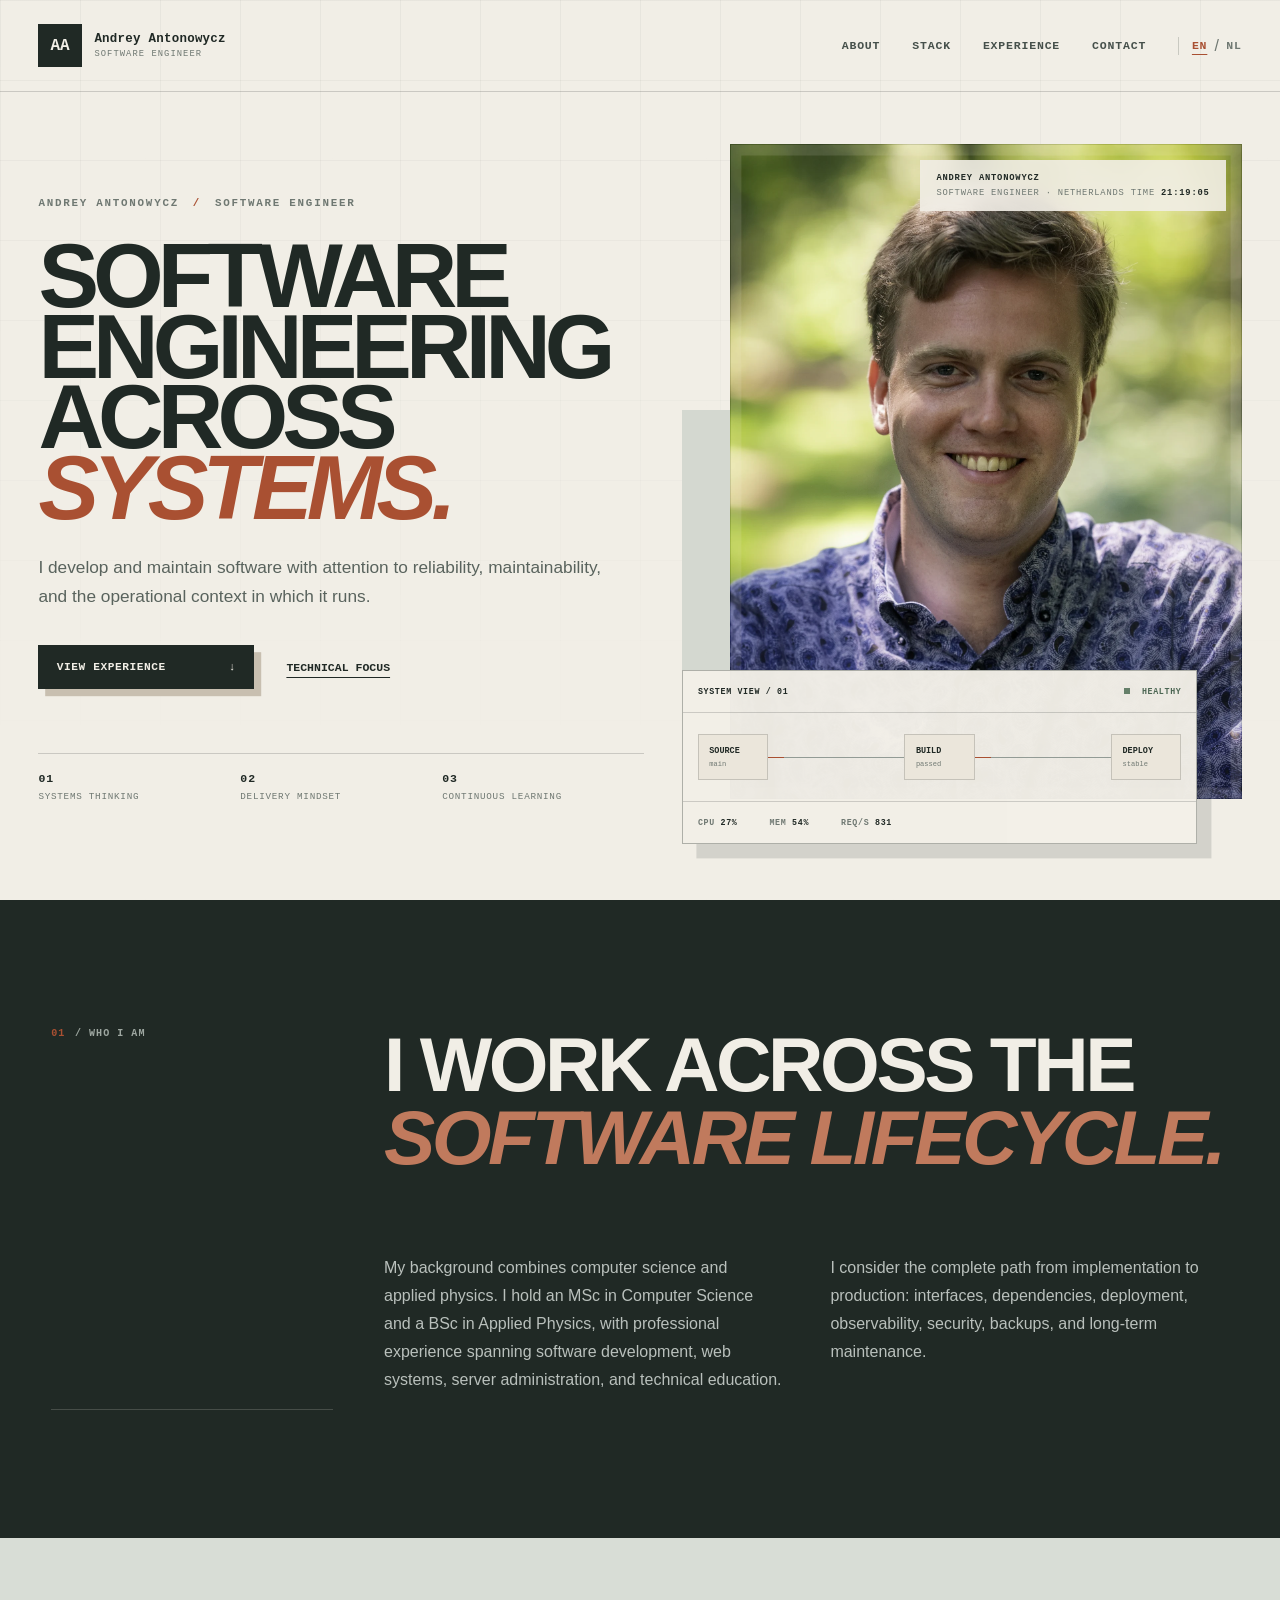
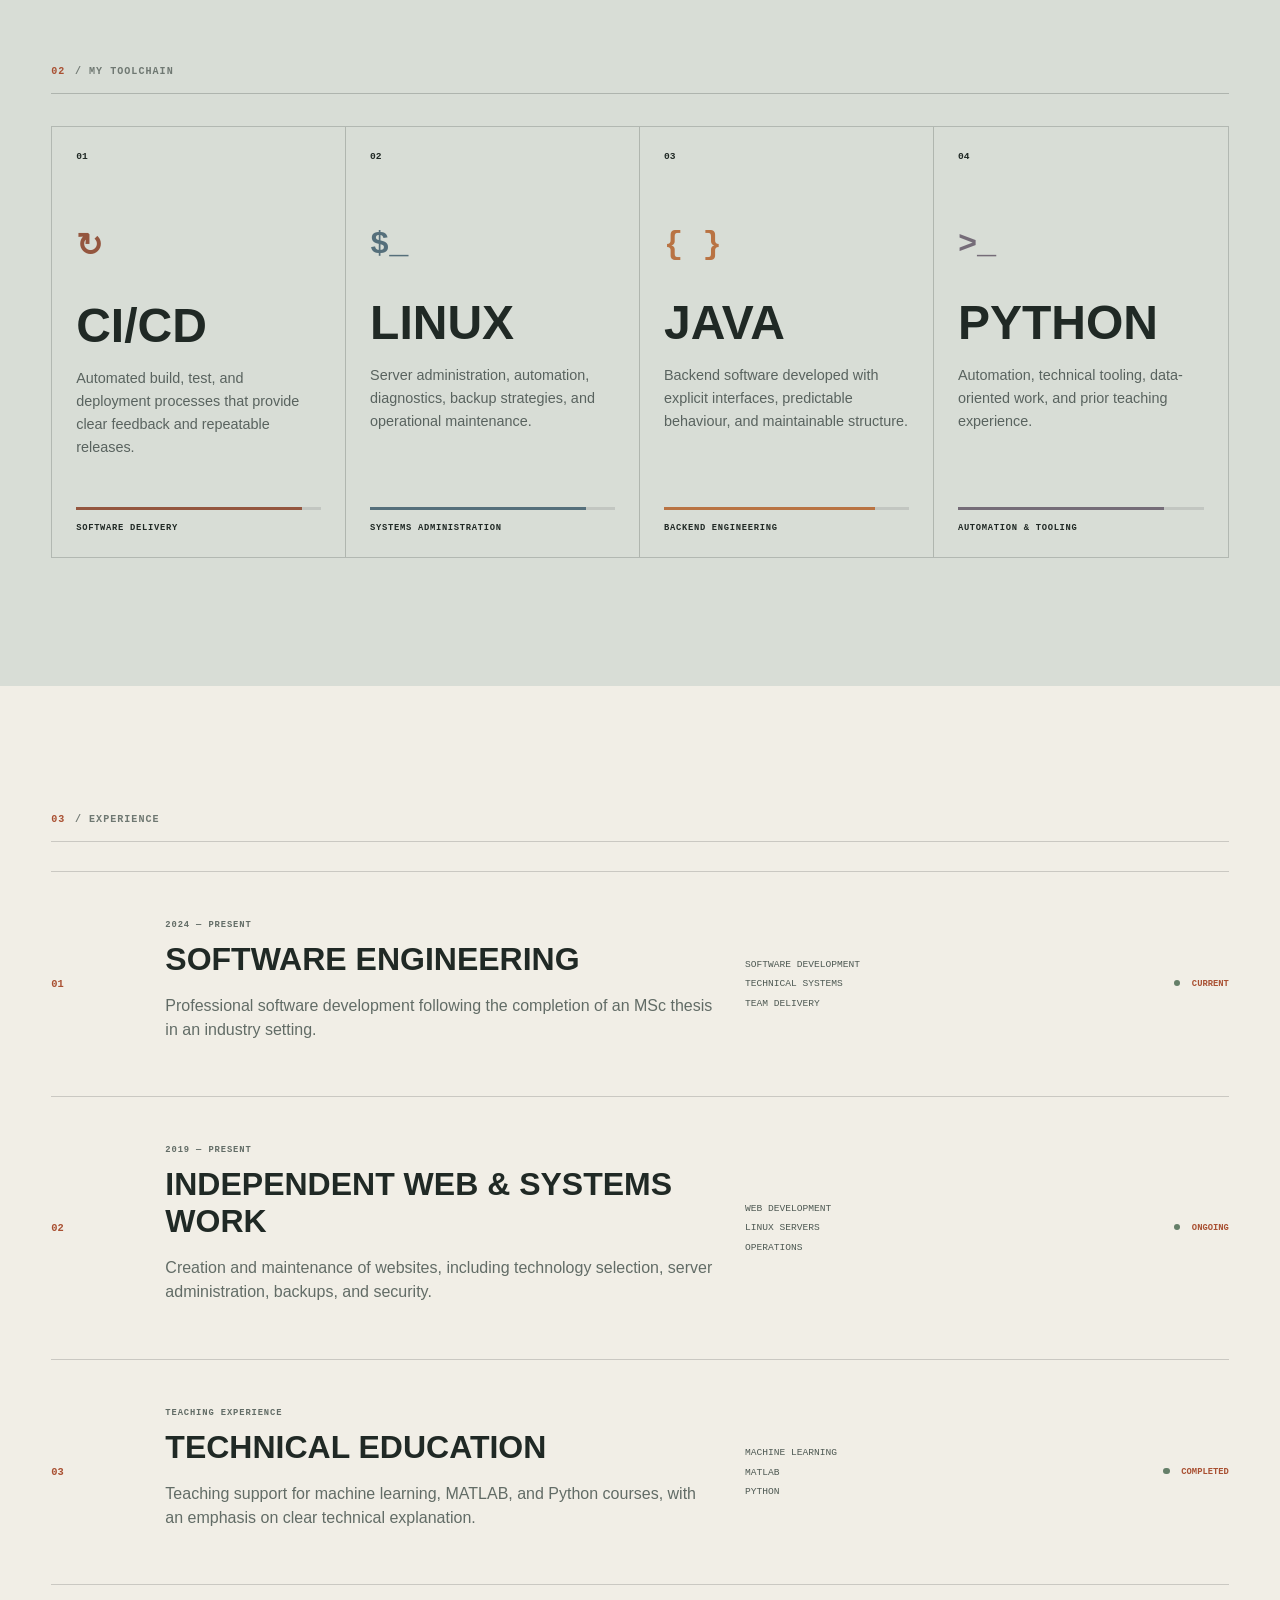
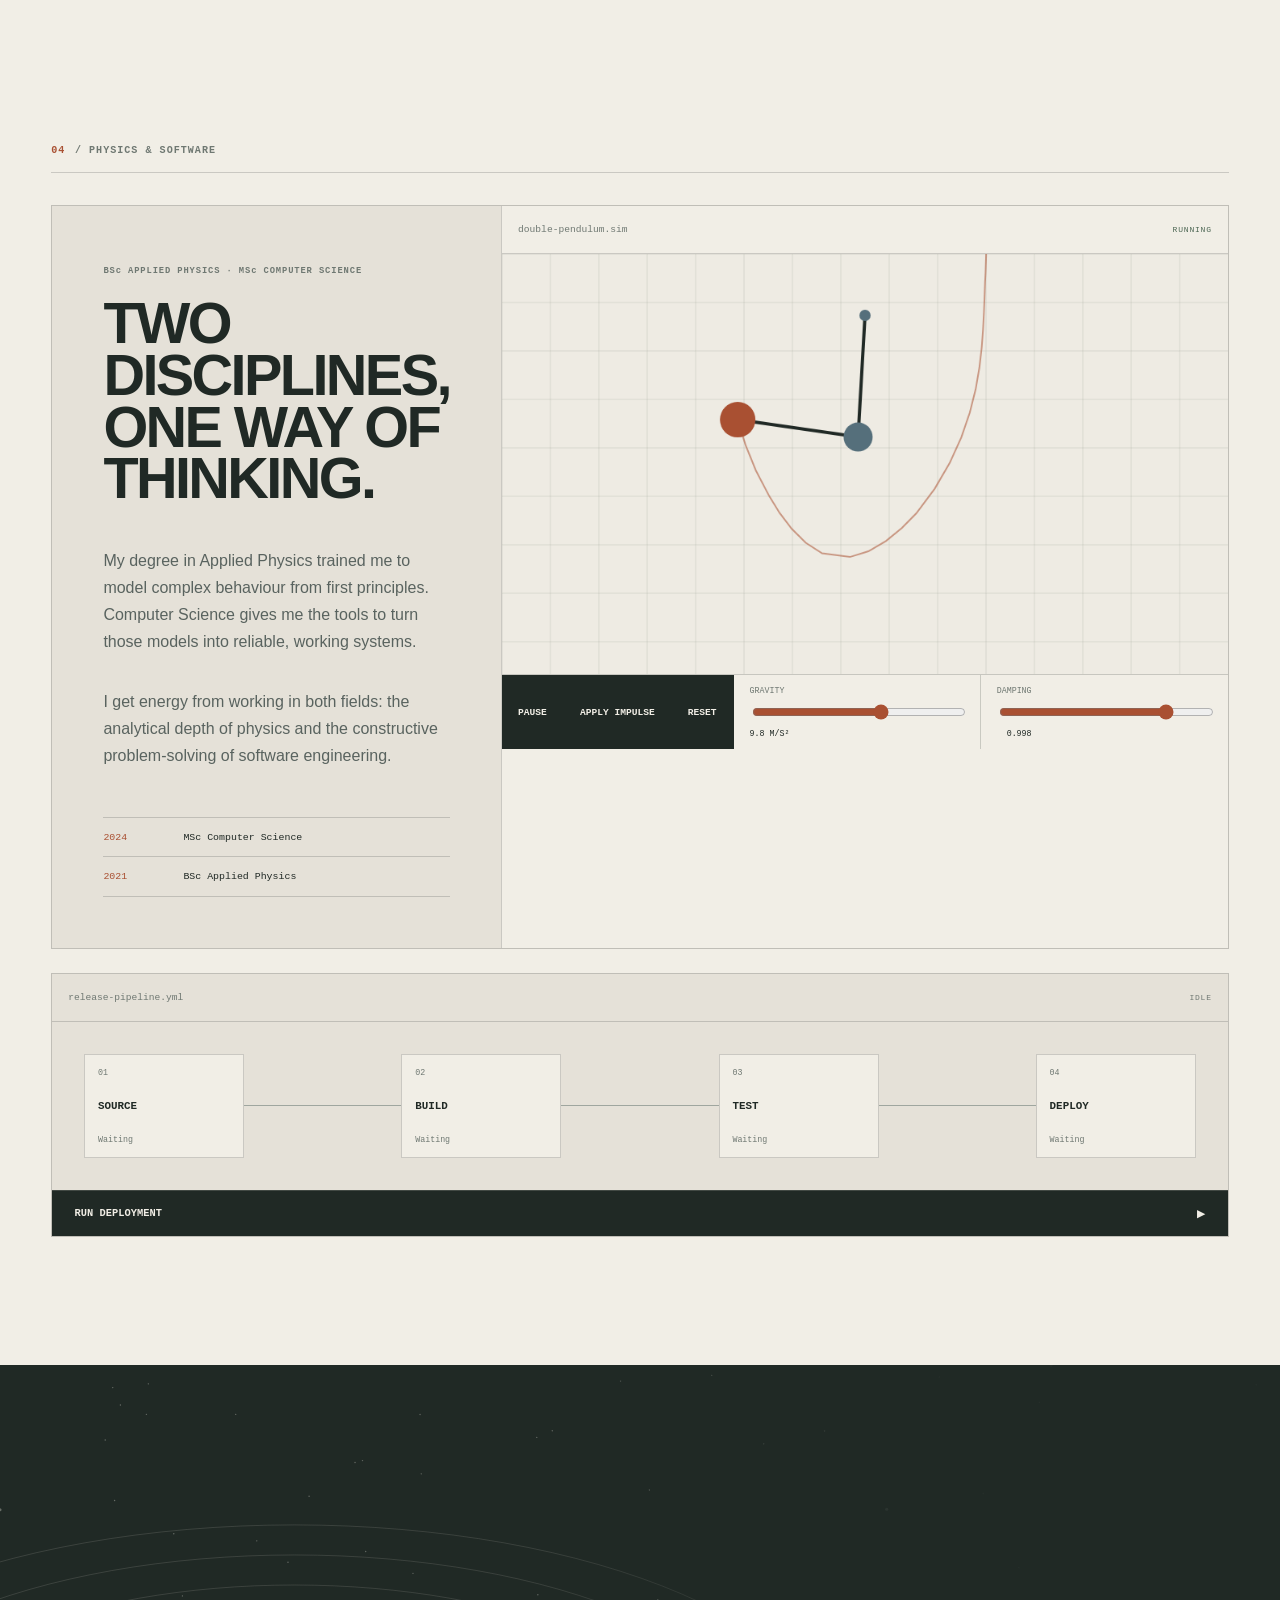
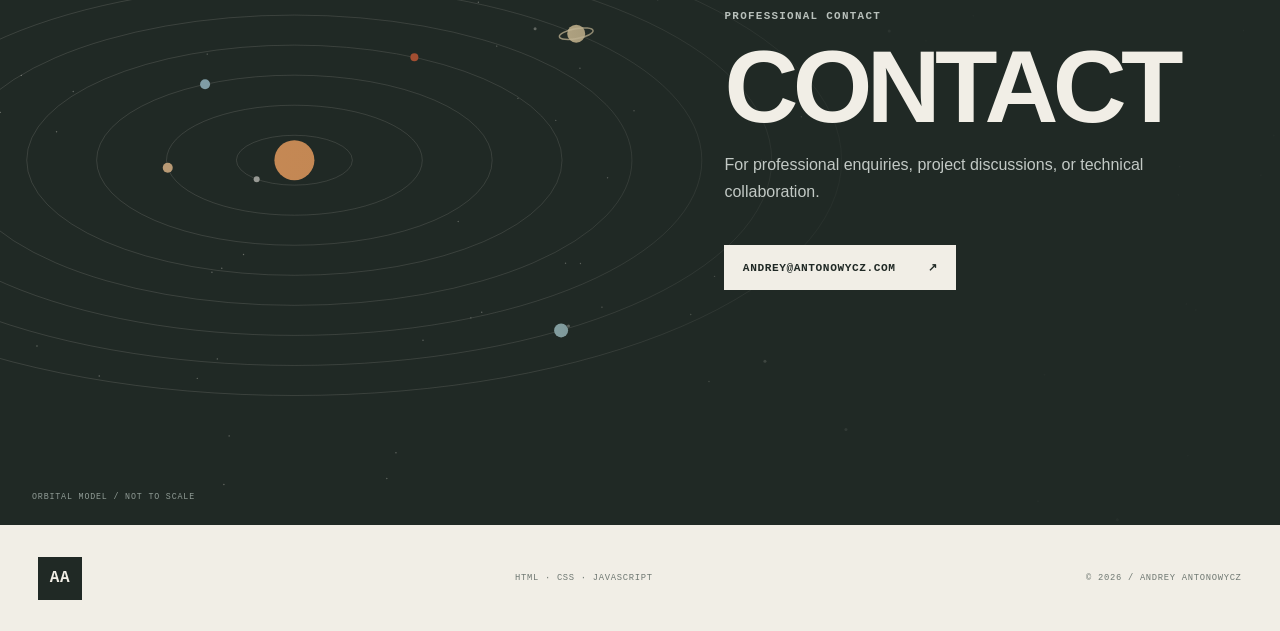
<file: index.html>
<!doctype html>
<html lang="en">
  <head>
    <meta charset="UTF-8" />
    <meta name="viewport" content="width=device-width, initial-scale=1.0" />
    <meta name="robots" content="noindex" />
    <title>Andrey Antonowycz</title>
    <link rel="stylesheet" href="styles.css" />
    <script>
      const preferredLanguages = navigator.languages || [navigator.language || 'en'];
      const locale = preferredLanguages.some((language) => language.toLowerCase().startsWith('nl')) ? 'nl' : 'en';
      window.location.replace(`${locale}/`);
    </script>
  </head>
  <body class="language-redirect">
    <main>
      <p>Choose a language / Kies een taal</p>
      <p><a href="en/">English</a> · <a href="nl/">Nederlands</a></p>
    </main>
  </body>
</html>
</file>
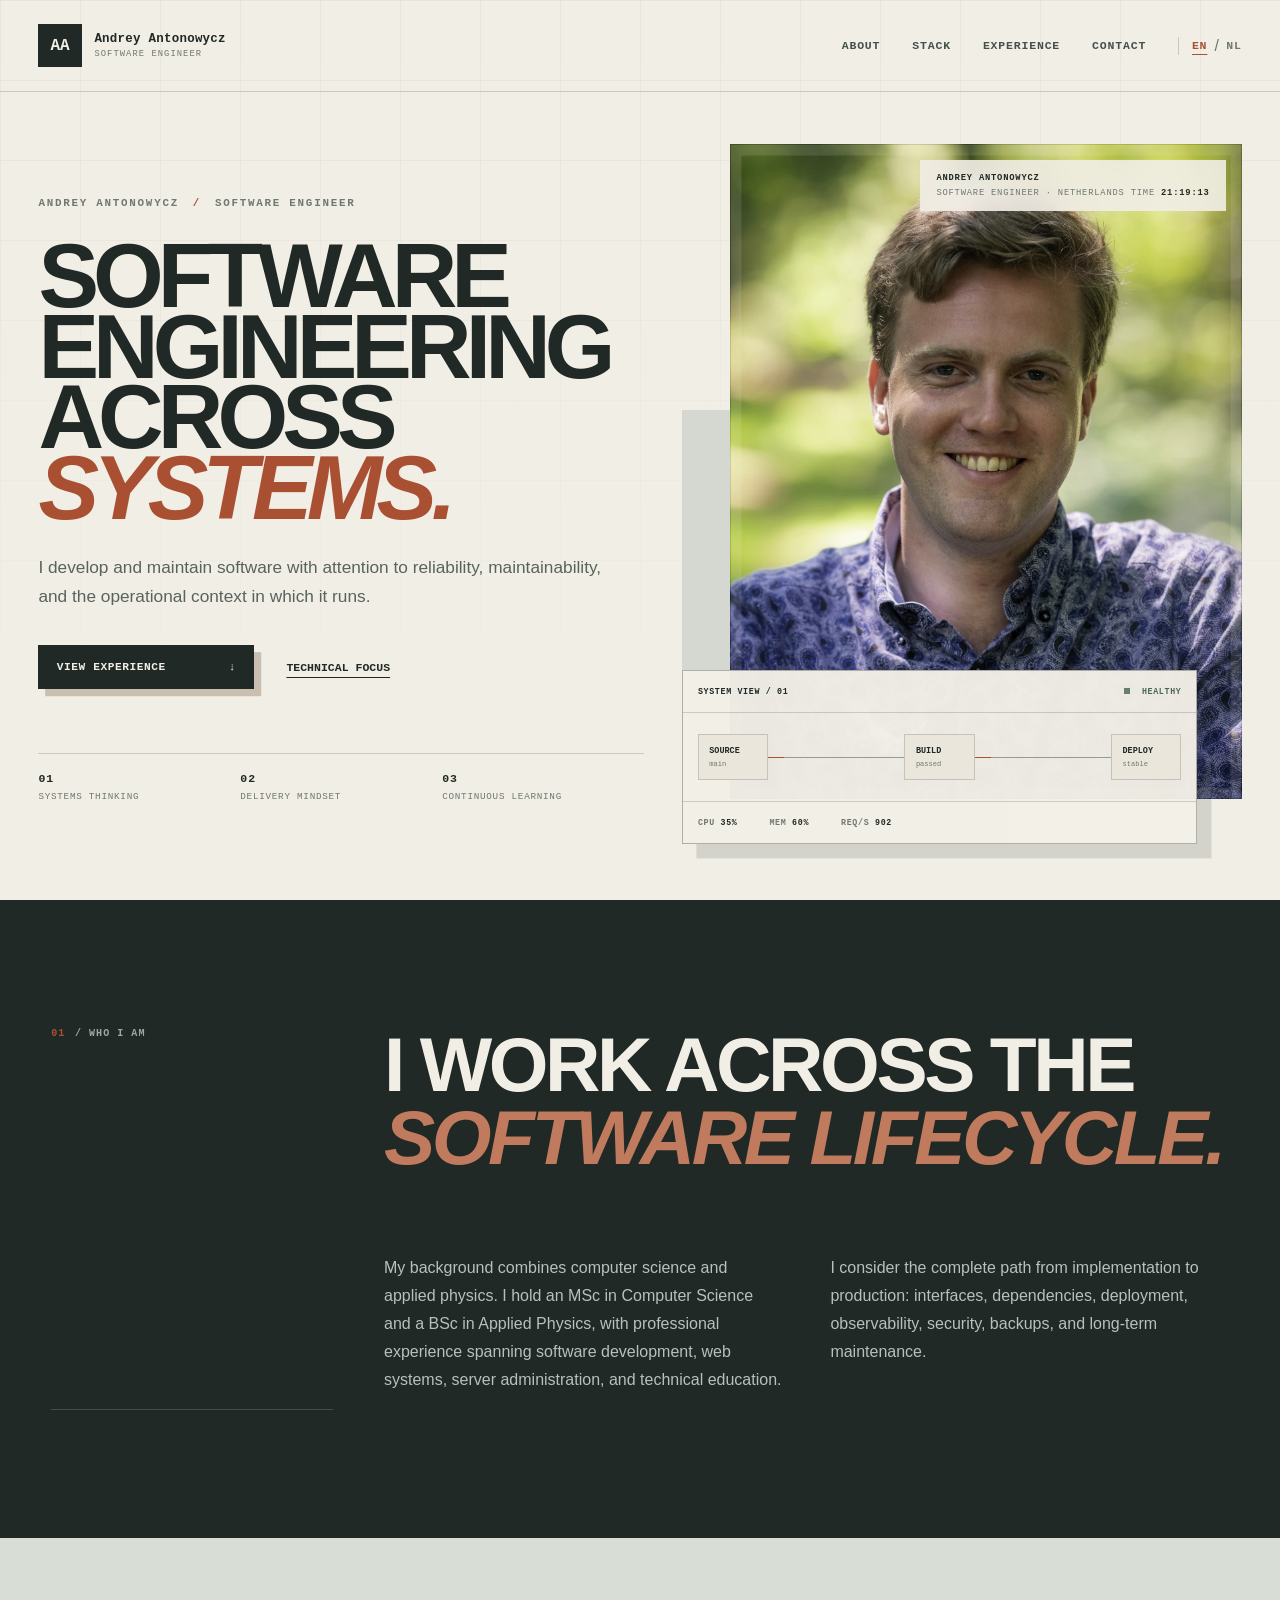
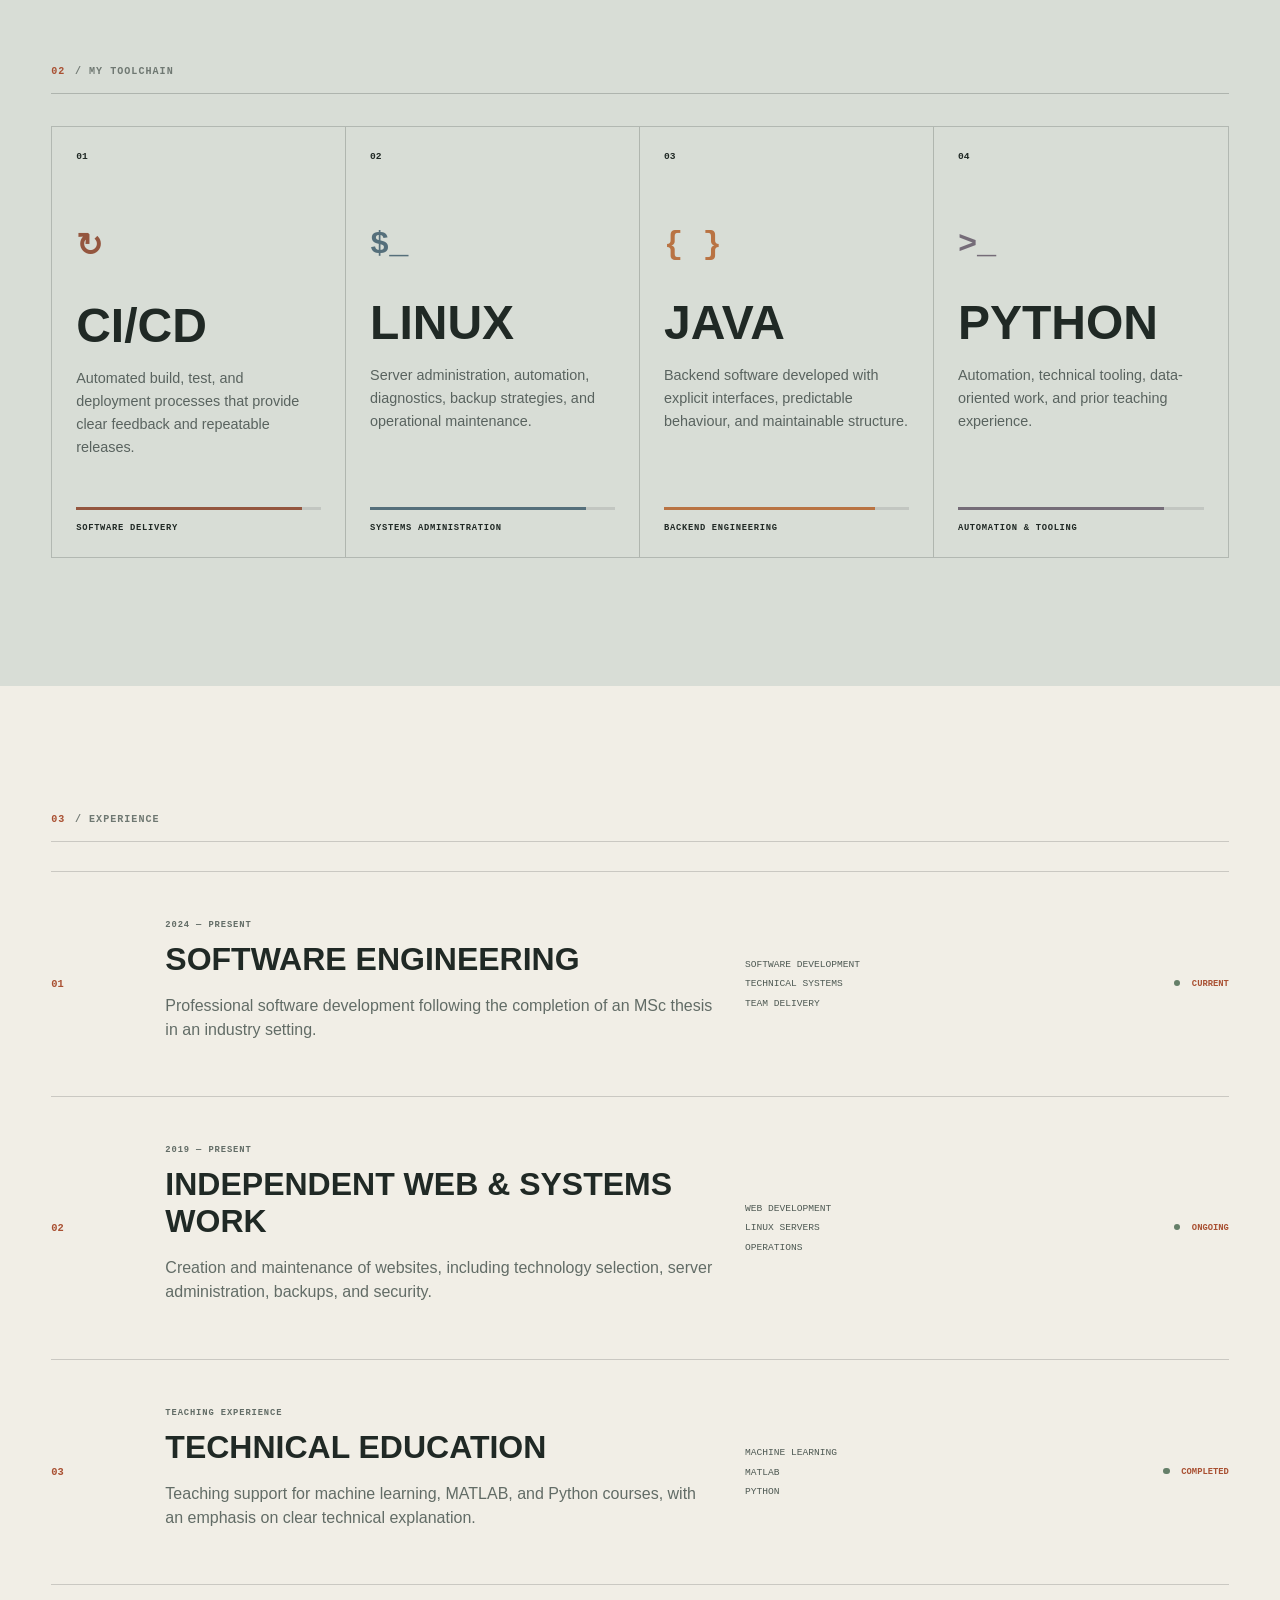
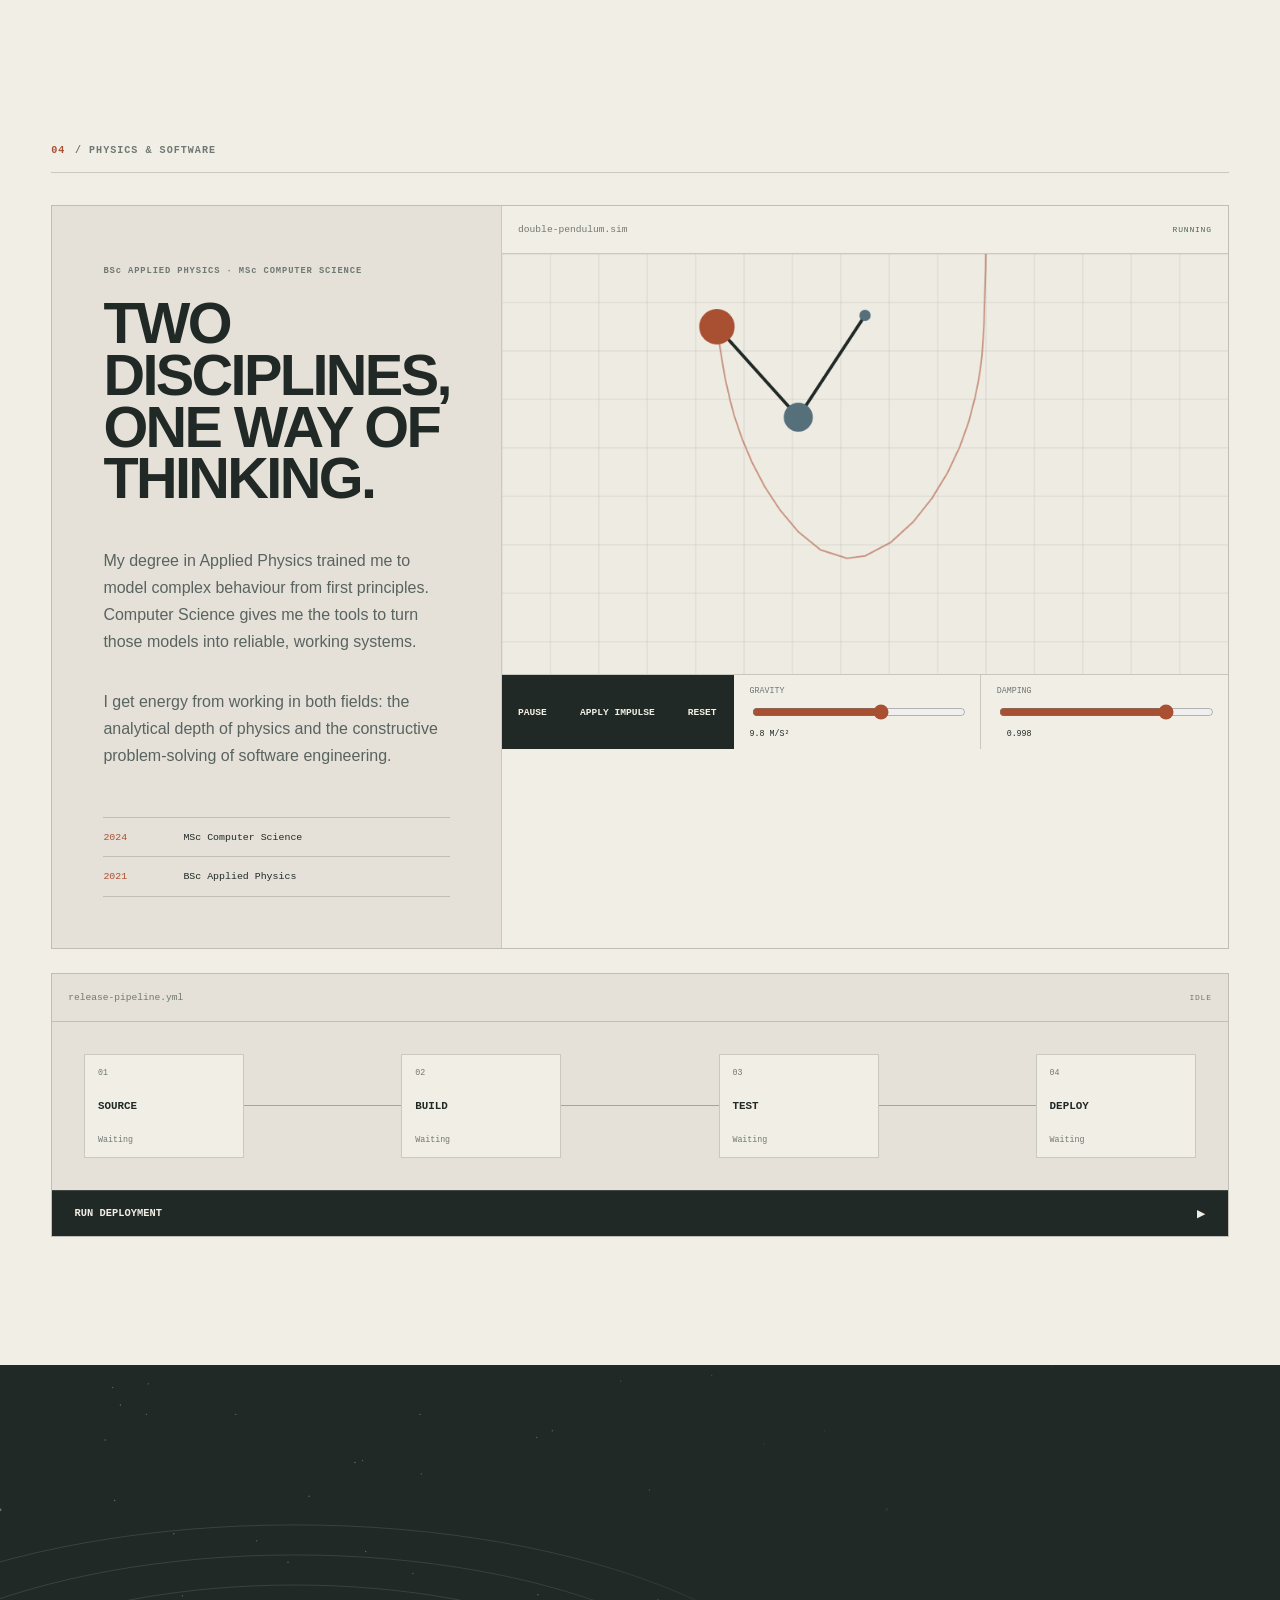
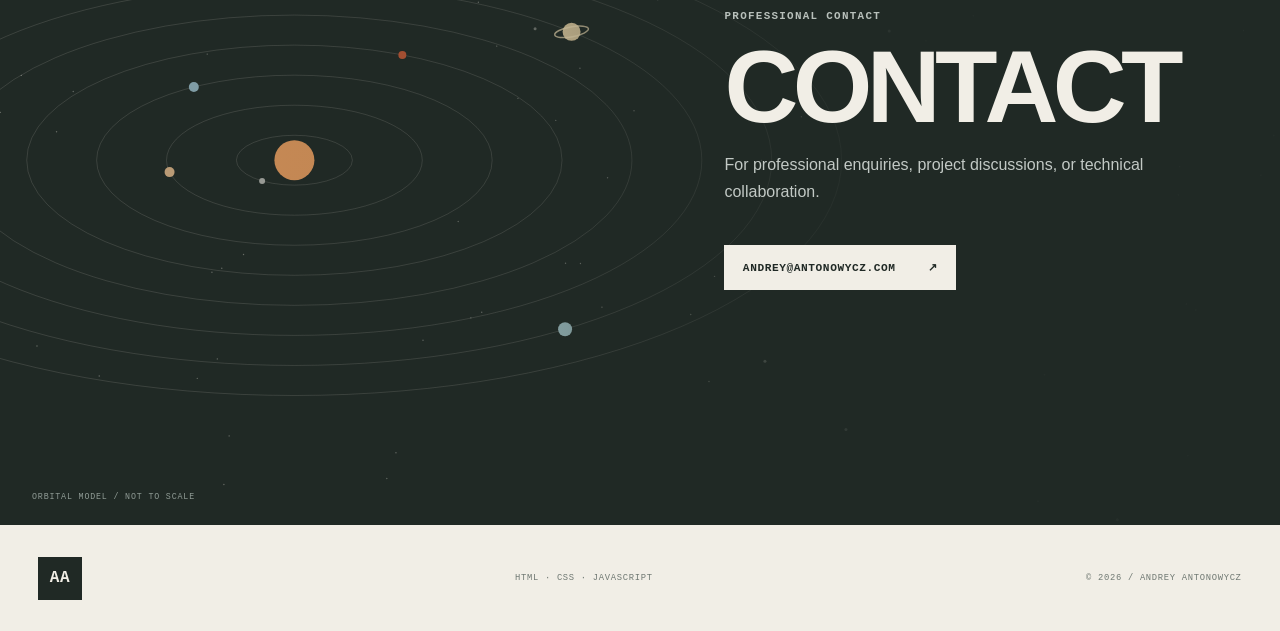
<file: en/index.html>
<!doctype html>
<html lang="en">
  <head>
    <meta charset="UTF-8" />
    <meta name="viewport" content="width=device-width, initial-scale=1.0" />
    <meta name="description" content="Andrey Antonowycz is a software engineer focused on reliable systems, thoughtful delivery, and maintainable software." />
    <meta name="theme-color" content="#202925" />
    <link rel="alternate" hreflang="nl" href="../nl/" />
    <link rel="alternate" hreflang="en" href="../en/" />
    <title>Andrey Antonowycz — Software Engineer</title>
    <link rel="stylesheet" href="../styles.css" />
    <script src="../script.js" defer></script>
  </head>
  <body></body>
</html>
</file>
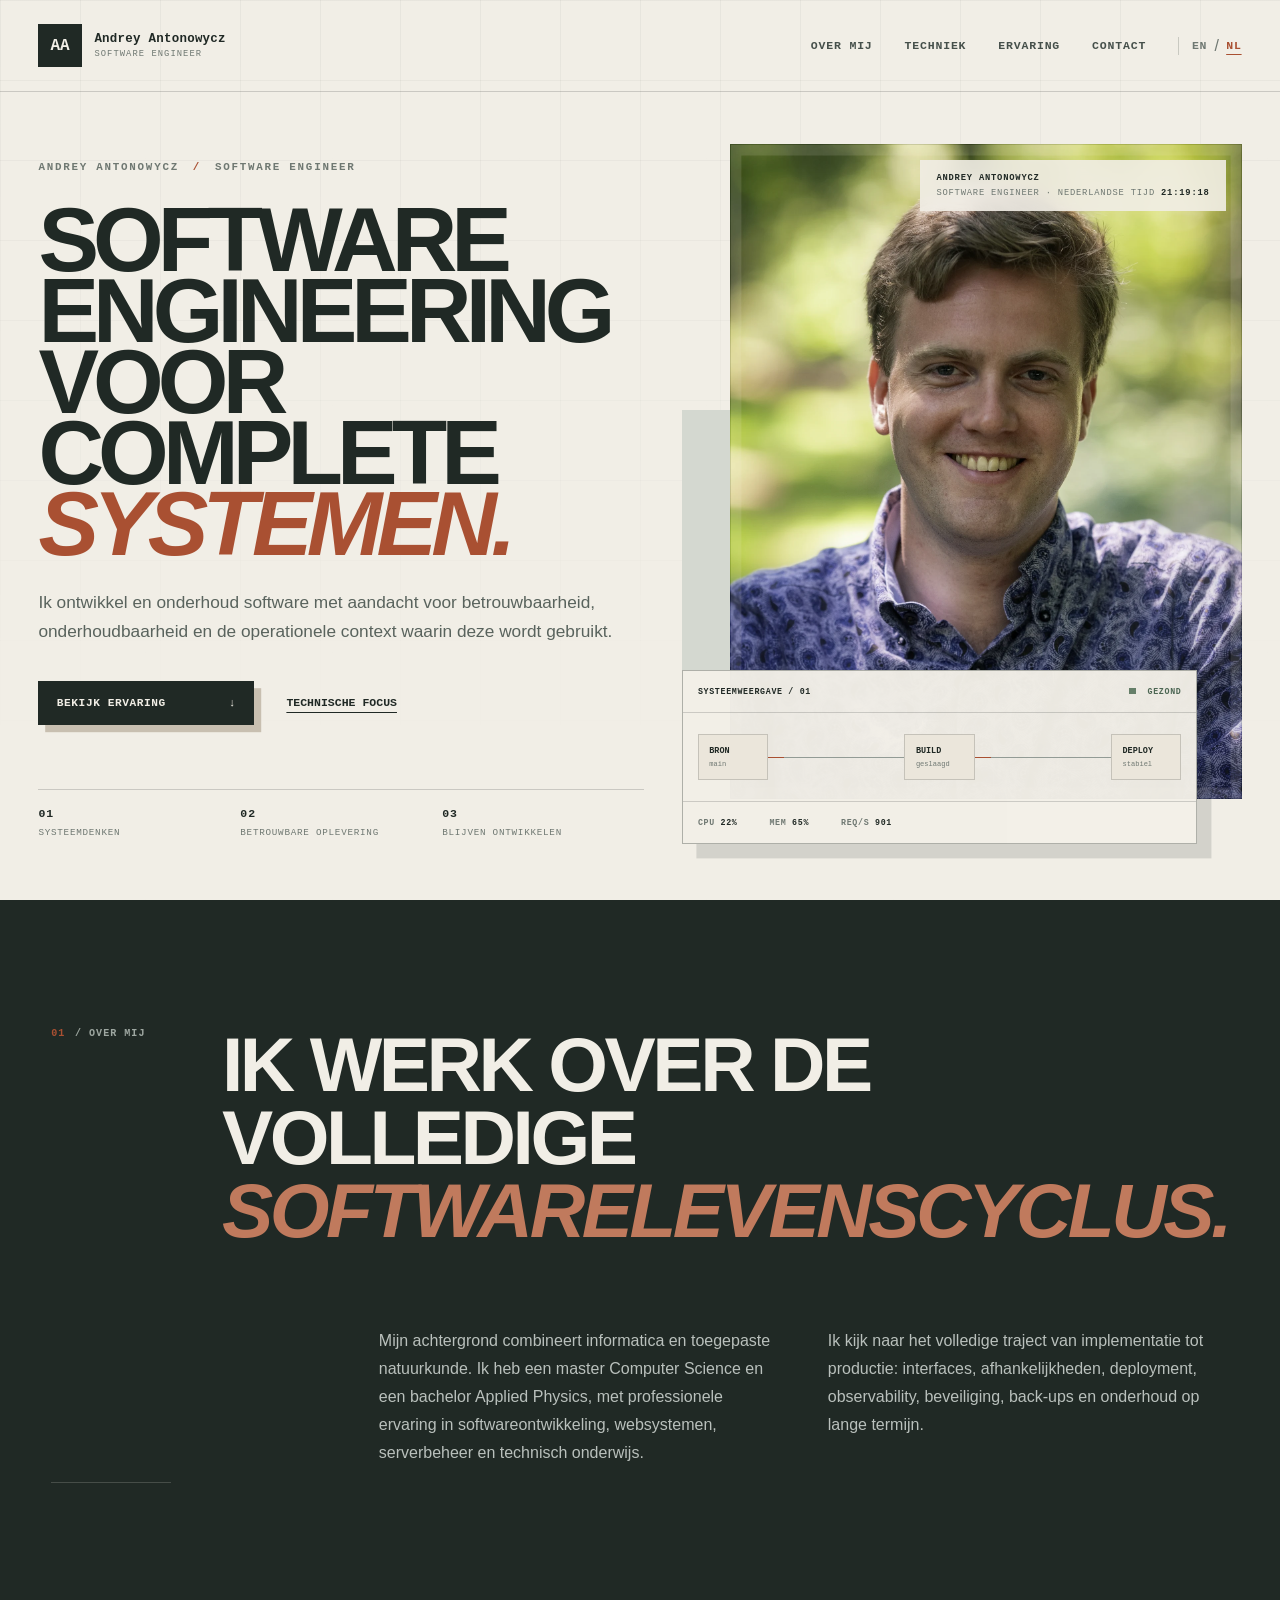
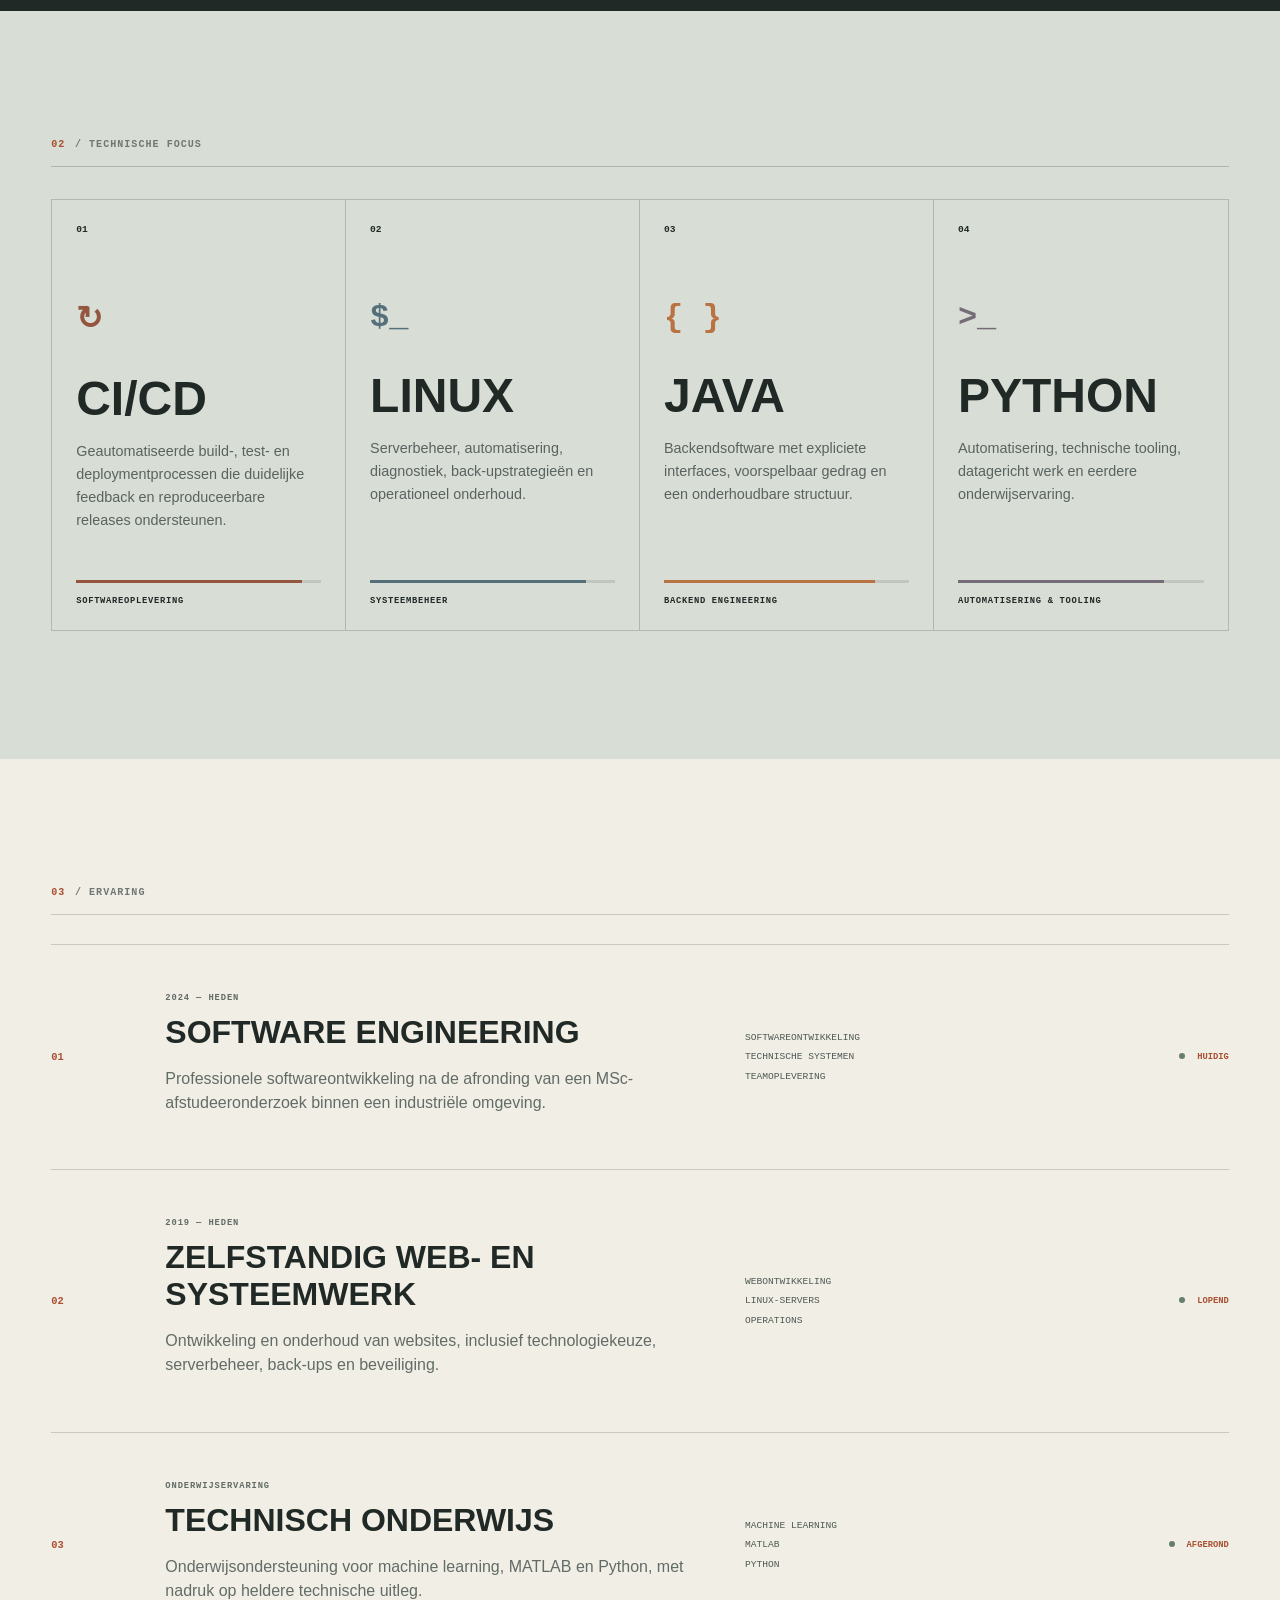
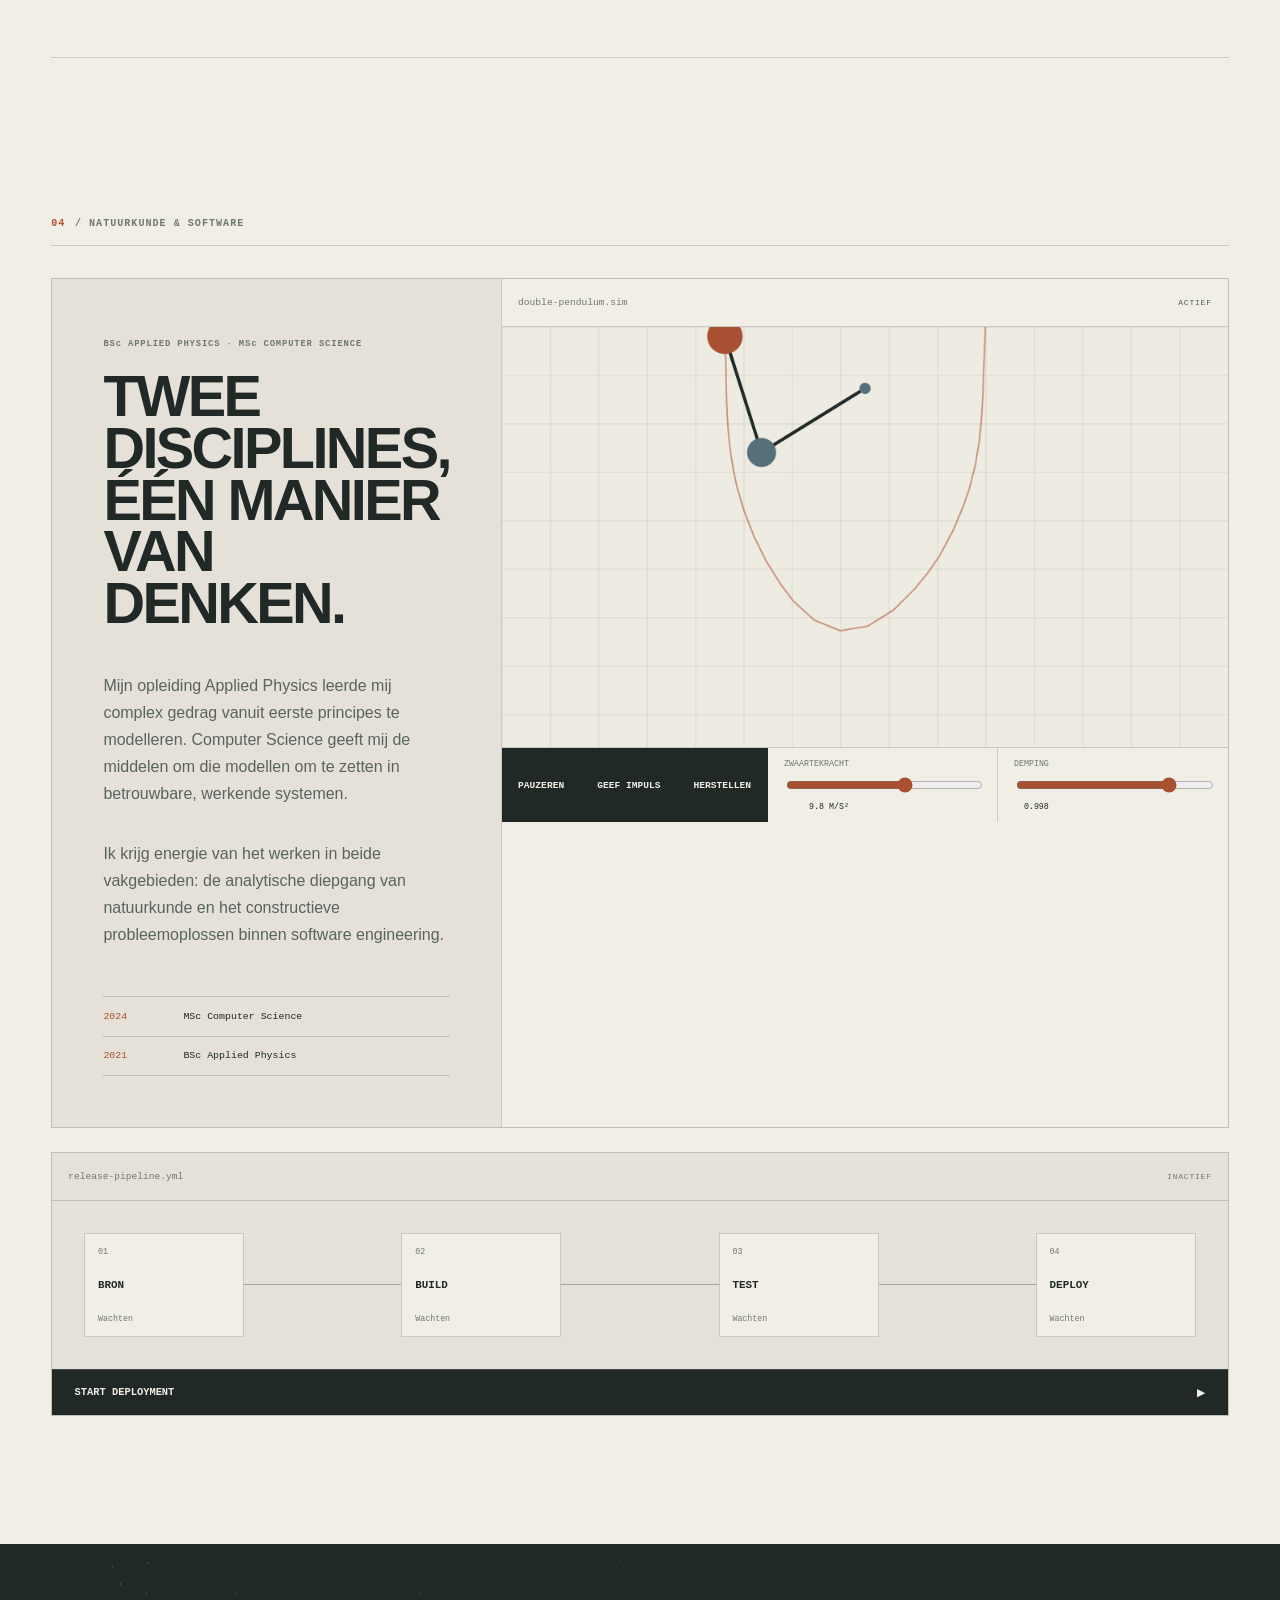
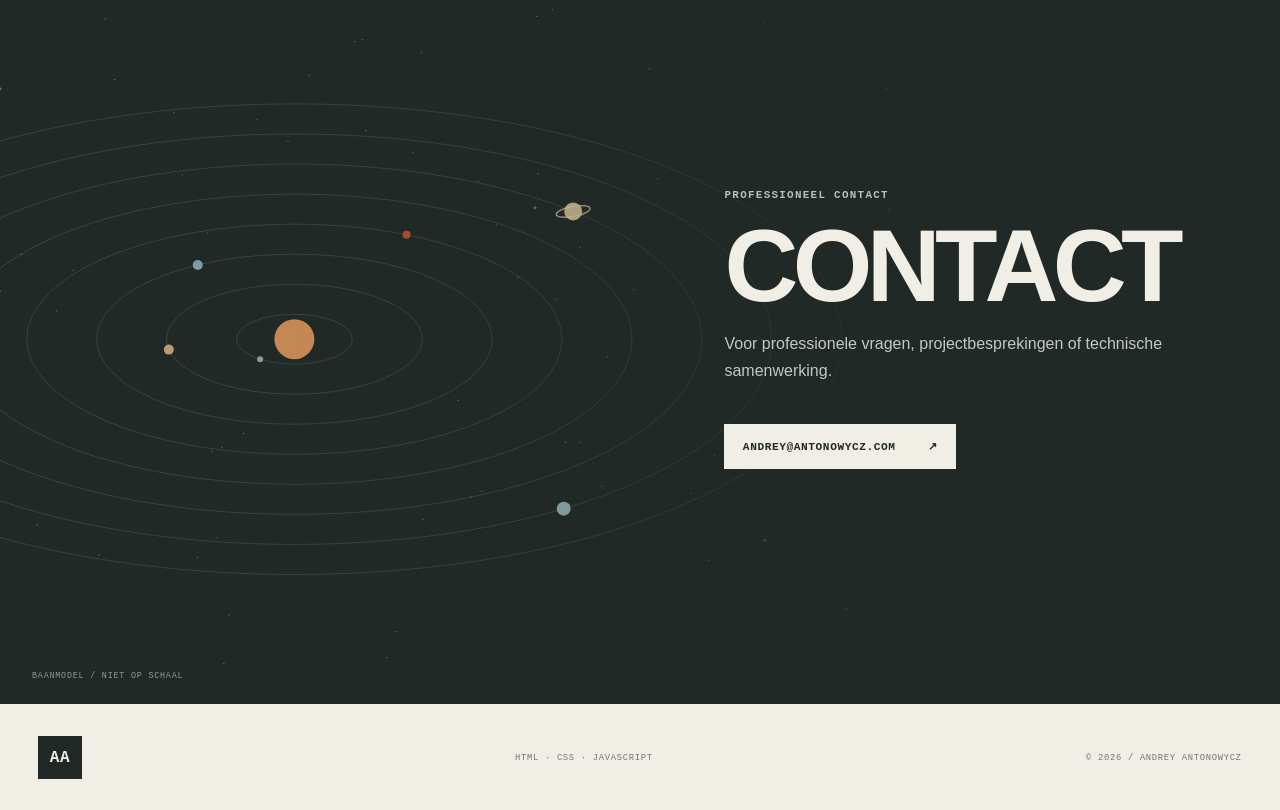
<file: nl/index.html>
<!doctype html>
<html lang="nl">
  <head>
    <meta charset="UTF-8" />
    <meta name="viewport" content="width=device-width, initial-scale=1.0" />
    <meta name="description" content="Andrey Antonowycz is software engineer met aandacht voor betrouwbare systemen, doordachte oplevering en onderhoudbare software." />
    <meta name="theme-color" content="#202925" />
    <link rel="alternate" hreflang="en" href="../en/" />
    <link rel="alternate" hreflang="nl" href="../nl/" />
    <title>Andrey Antonowycz — Software Engineer</title>
    <link rel="stylesheet" href="../styles.css" />
    <script src="../script.js" defer></script>
  </head>
  <body></body>
</html>
</file>
<file: styles.css>
:root {
  --ink: #07110f;
  --panel: #0b1714;
  --paper: #f2f0e8;
  --muted: #9ca9a3;
  --line: rgba(242, 240, 232, 0.16);
  --lime: #c8ff3d;
  --blue: #48a9ff;
  --orange: #ff8b45;
  --violet: #b593ff;
  --display: "Arial Narrow", "Roboto Condensed", Impact, sans-serif;
  --mono: "IBM Plex Mono", "SFMono-Regular", Consolas, monospace;
}

* { box-sizing: border-box; }
html { scroll-behavior: smooth; }
body { margin: 0; background: var(--ink); color: var(--paper); font-family: Arial, Helvetica, sans-serif; overflow-x: hidden; }
body::before { content: ""; position: fixed; inset: 0; z-index: 20; pointer-events: none; opacity: .045; background-image: repeating-linear-gradient(115deg, transparent 0 3px, rgba(255,255,255,.6) 3.5px 4px), repeating-linear-gradient(25deg, transparent 0 7px, rgba(255,255,255,.28) 7.5px 8px); background-size: 11px 13px, 17px 19px; }
a { color: inherit; }
.skip-link { position: fixed; left: 1rem; top: -4rem; background: var(--lime); color: var(--ink); padding: .8rem 1rem; z-index: 100; }
.skip-link:focus { top: 1rem; }

.site-header { position: absolute; z-index: 10; top: 0; left: 0; width: 100%; display: flex; align-items: center; justify-content: space-between; padding: 1.5rem 3vw; border-bottom: 1px solid var(--line); }
.brand { display: flex; align-items: center; gap: .8rem; text-decoration: none; }
.brand-mark { display: grid; place-items: center; width: 2.7rem; height: 2.7rem; background: var(--lime); color: var(--ink); font: 900 1rem var(--mono); border-radius: 2px; transform: rotate(-3deg); text-decoration: none; }
.brand-copy { display: grid; gap: .18rem; }
.brand-copy strong { font: 700 .78rem var(--mono); letter-spacing: .02em; }
.brand-copy small { color: var(--muted); font: 500 .55rem var(--mono); letter-spacing: .12em; }
nav { display: flex; align-items: center; gap: 2rem; }
nav a { color: #c2ccc7; font: 600 .72rem var(--mono); text-decoration: none; text-transform: uppercase; letter-spacing: .07em; }
nav a:hover, nav a:focus-visible { color: var(--lime); }
.nav-cta { border: 1px solid var(--line); padding: .75rem 1rem; }
.menu-button { display: none; background: transparent; border: 1px solid var(--line); color: var(--paper); padding: .6rem .8rem; font: 700 .7rem var(--mono); text-transform: uppercase; }
.language-switch { display: flex; align-items: center; gap: .45rem; padding-left: .8rem; border-left: 1px solid var(--line); }
.language-switch i { color: var(--muted); font-style: normal; }
.language-switch a { color: var(--muted); }
.language-switch a[aria-current="page"] { color: var(--lime); text-decoration: underline; text-underline-offset: .3rem; }
.language-redirect { min-height: 100svh; display: grid; place-items: center; text-align: center; background: var(--paper); color: var(--ink); }
.language-redirect main { font: 700 .75rem/1.8 var(--mono); letter-spacing: .05em; text-transform: uppercase; }
.language-redirect a { text-underline-offset: .25rem; }

.hero { min-height: 760px; height: 100svh; padding: 8.5rem 3vw 3rem; position: relative; display: grid; grid-template-columns: .92fr 1.08fr; gap: 3vw; align-items: center; overflow: hidden; }
.hero-grid { position: absolute; inset: 0; opacity: .18; background-image: linear-gradient(var(--line) 1px, transparent 1px), linear-gradient(90deg, var(--line) 1px, transparent 1px); background-size: 6.25vw 6.25vw; mask-image: linear-gradient(to bottom, black, transparent 90%); }
.hero-copy, .network-wrap { position: relative; z-index: 1; }
.eyebrow { font: 700 .68rem var(--mono); letter-spacing: .12em; color: #b9c2bd; text-transform: uppercase; }
.status-dot { display: inline-block; width: .48rem; height: .48rem; margin-right: .55rem; border-radius: 50%; background: var(--lime); box-shadow: 0 0 0 .25rem rgba(200,255,61,.12), 0 0 1rem var(--lime); animation: blink 2s infinite; }
h1 { font: 800 clamp(3.5rem, 7.1vw, 8.8rem)/.78 var(--display); letter-spacing: -.065em; text-transform: uppercase; margin: 2rem 0 1.8rem; max-width: 12ch; }
h1 span { color: var(--lime); font-style: italic; }
.hero-intro { max-width: 39rem; color: #aeb8b3; font-size: clamp(1rem, 1.35vw, 1.25rem); line-height: 1.65; }
.hero-actions { display: flex; align-items: center; gap: 2rem; margin-top: 2.2rem; }
.button { display: inline-flex; align-items: center; justify-content: space-between; gap: 2rem; min-width: 13.5rem; padding: 1rem 1.15rem; text-transform: uppercase; text-decoration: none; font: 800 .7rem var(--mono); letter-spacing: .05em; transition: transform .2s, box-shadow .2s; }
.button:hover { transform: translateY(-3px); }
.button-primary { background: var(--lime); color: var(--ink); box-shadow: .45rem .45rem 0 rgba(200,255,61,.15); }
.text-link { text-decoration-thickness: 1px; text-underline-offset: .35rem; font: 700 .72rem var(--mono); text-transform: uppercase; }
.quick-stats { list-style: none; padding: 0; margin: 4rem 0 0; display: flex; border-top: 1px solid var(--line); }
.quick-stats li { flex: 1; display: grid; padding-top: 1.1rem; }
.quick-stats strong { color: var(--lime); font: 800 1.5rem var(--mono); }
.quick-stats span { color: var(--muted); margin-top: .4rem; font: .58rem var(--mono); text-transform: uppercase; letter-spacing: .08em; }

.network-wrap { height: min(650px, 76vh); min-height: 510px; border: 1px solid var(--line); background: rgba(5, 15, 13, .58); backdrop-filter: blur(8px); box-shadow: 0 30px 90px rgba(0,0,0,.35); }
.network-head, .network-foot { height: 3rem; display: flex; align-items: center; justify-content: space-between; padding: 0 1rem; font: 700 .57rem var(--mono); letter-spacing: .1em; color: var(--muted); border-bottom: 1px solid var(--line); }
.healthy { color: var(--lime); }.healthy i { display: inline-block; width: .35rem; height: .35rem; background: currentColor; margin-right: .4rem; box-shadow: 0 0 .6rem currentColor; }
.network { position: relative; height: calc(100% - 6rem); overflow: hidden; background: radial-gradient(circle at 50% 47%, rgba(200,255,61,.1), transparent 32%); }
.network::before { content: ""; position: absolute; inset: 0; background: repeating-radial-gradient(circle at 50% 47%, transparent 0 70px, rgba(200,255,61,.07) 71px 72px); }
.connections { position: absolute; inset: 0; }
.connection { position: absolute; left: 50%; top: 47%; width: var(--length); height: 1px; transform-origin: left center; transform: rotate(var(--angle)); background: repeating-linear-gradient(90deg, rgba(200,255,61,.85) 0 4px, rgba(200,255,61,.15) 4px 28px); background-size: 56px 1px; animation: data-flow 3.5s linear infinite; }
.connection::after { content: ""; position: absolute; inset: -3px 0; background: rgba(200,255,61,.08); filter: blur(5px); }
.connection-a { --length: 41%; --angle: 218deg; }.connection-b { --length: 40%; --angle: 320deg; }.connection-c { --length: 39%; --angle: 29deg; }.connection-d { --length: 36%; --angle: 123deg; }
.node { --node-color: var(--blue); position: absolute; left: var(--x); top: var(--y); transform: translate(-50%, -50%); min-width: 5.6rem; display: grid; justify-items: center; gap: .35rem; font-family: var(--mono); }
.node::before { content: ""; position: absolute; width: 5.2rem; height: 5.2rem; top: -.65rem; border: 1px solid color-mix(in srgb, var(--node-color), transparent 66%); border-radius: 50%; animation: node-pulse 3.2s var(--delay) infinite; }
.node-icon { position: relative; display: grid; place-items: center; width: 4rem; height: 4rem; background: #10201c; color: var(--node-color); border: 1px solid color-mix(in srgb, var(--node-color), transparent 30%); box-shadow: inset 0 0 1.4rem rgba(72,169,255,.07), 0 0 1.8rem rgba(72,169,255,.08); font: 800 .8rem var(--mono); clip-path: polygon(18% 0, 82% 0, 100% 18%, 100% 82%, 82% 100%, 18% 100%, 0 82%, 0 18%); }
.node b { font-size: .52rem; letter-spacing: .06em; }.node small { color: var(--muted); font-size: .48rem; }
.node-core { --node-color: var(--lime); }.node-core .node-icon { width: 5rem; height: 5rem; font-size: 1.3rem; }
.packet { position: absolute; width: .45rem; height: .45rem; border-radius: 50%; background: var(--lime); box-shadow: 0 0 .7rem var(--lime); }
.packet-a { animation: packet-a 4s linear infinite; }.packet-b { animation: packet-b 5.3s 1s linear infinite; }.packet-c { animation: packet-c 4.7s 2s linear infinite; }
.network-foot { border: 0; border-top: 1px solid var(--line); justify-content: flex-start; gap: 2rem; }.network-foot b { color: var(--paper); }

.section { padding: 8rem 4vw; }.section-label { display: flex; gap: .6rem; padding-bottom: 1rem; border-bottom: 1px solid var(--line); color: var(--muted); font: 700 .63rem var(--mono); letter-spacing: .1em; }.section-label span { color: var(--lime); }
.about { display: grid; grid-template-columns: 1fr 3fr; gap: 4vw; }
.statement { margin: 0; max-width: 1050px; font: 800 clamp(3rem, 6vw, 7rem)/.95 var(--display); letter-spacing: -.045em; text-transform: uppercase; }.statement em { color: var(--lime); font-style: italic; }
.about-columns { display: grid; grid-template-columns: 1fr 1fr; gap: 3rem; max-width: 850px; margin: 4rem 0 0 auto; color: #acb7b1; line-height: 1.75; }
.stack { background: var(--paper); color: var(--ink); }.stack .section-label { border-color: rgba(7,17,15,.2); }.stack-grid { display: grid; grid-template-columns: repeat(4, 1fr); margin-top: 2rem; border: 1px solid rgba(7,17,15,.18); }
.stack-card { position: relative; min-height: 430px; padding: 1.5rem; border-right: 1px solid rgba(7,17,15,.18); display: flex; flex-direction: column; transition: background .25s, color .25s; }.stack-card:last-child { border: 0; }.stack-card:hover { background: var(--ink); color: var(--paper); }.stack-card[data-accent="blue"] { --accent: var(--blue); }.stack-card[data-accent="orange"] { --accent: var(--orange); }.stack-card[data-accent="violet"] { --accent: var(--violet); }.stack-card[data-accent="lime"] { --accent: #76a500; }
.card-index { font: 600 .6rem var(--mono); }.stack-symbol { margin: 4rem 0 2rem; color: var(--accent); font: 900 2rem var(--mono); }.stack-card h2 { margin: 0; font: 900 3rem var(--display); text-transform: uppercase; }.stack-card p { color: #59635f; line-height: 1.6; font-size: .9rem; }.stack-card:hover p { color: #aeb8b3; }.meter { height: 3px; background: rgba(128,128,128,.25); margin-top: auto; }.meter span { display: block; width: 0; height: 100%; background: var(--accent); transition: width 1.2s .2s cubic-bezier(.2,.8,.2,1); }.stack-card.visible .meter span { width: var(--level); }.stack-card small { margin-top: .8rem; font: 600 .55rem var(--mono); letter-spacing: .08em; }
.work-list { margin-top: 1.8rem; border-top: 1px solid var(--line); }.project { display: grid; grid-template-columns: .3fr 2fr 1fr .65fr; gap: 2rem; align-items: center; padding: 2.4rem 0; border-bottom: 1px solid var(--line); transition: padding .25s, background .25s; }.project:hover { padding-left: 1rem; padding-right: 1rem; background: rgba(255,255,255,.025); }.project-number { color: var(--lime); font: 700 .65rem var(--mono); }.project-type { color: var(--muted); font: 600 .55rem var(--mono); letter-spacing: .1em; }.project h2 { margin: .4rem 0; font: 800 clamp(1.8rem, 2.5vw, 3rem) var(--display); text-transform: uppercase; }.project p { color: #99a59f; max-width: 42rem; line-height: 1.5; }.project ul { list-style: none; padding: 0; color: #c0c9c4; font: .6rem/2 var(--mono); text-transform: uppercase; }.project-status { justify-self: end; color: var(--lime); font: 700 .55rem var(--mono); }.project-status span { display: inline-block; width: .4rem; height: .4rem; margin-right: .4rem; border-radius: 50%; background: var(--lime); box-shadow: 0 0 .6rem var(--lime); }.project-note { color: var(--muted); font: .58rem var(--mono); margin-top: 1.5rem; }
.playground-section { padding-top: 2rem; }
.contact { min-height: 760px; position: relative; overflow: hidden; display: grid; grid-template-columns: 1.15fr .85fr; align-items: center; padding: 7rem 6vw; background: var(--ink); color: var(--paper); text-align: left; }
.contact::after { content: ""; position: absolute; inset: 0; z-index: 1; background: linear-gradient(90deg, transparent 15%, rgba(32,41,37,.08) 42%, rgba(32,41,37,.92) 72%); pointer-events: none; }
#solar-system { position: absolute; inset: 0; width: 100%; height: 100%; z-index: 0; }
.contact-content { position: relative; z-index: 2; grid-column: 2; max-width: 38rem; }
.contact .eyebrow { color: #b8c0bb; }
.contact h2 { margin: 1.5rem 0; font: 900 clamp(4rem, 8vw, 8rem)/.8 var(--display); letter-spacing: -.055em; text-transform: uppercase; }
.contact-content > p:not(.eyebrow) { max-width: 34rem; color: #c2c9c5; line-height: 1.65; }
.button-light { position: relative; z-index: 2; background: var(--paper); color: var(--ink); margin-top: 1.5rem; }
.solar-label { position: absolute; z-index: 2; left: 2rem; bottom: 1.5rem; color: #8f9b95; font: .52rem var(--mono); letter-spacing: .1em; }
footer { display: flex; align-items: center; justify-content: space-between; padding: 2rem 3vw; color: var(--muted); font: .55rem var(--mono); letter-spacing: .08em; }
.reveal { opacity: 0; transform: translateY(24px); transition: opacity .7s ease, transform .7s ease; }.reveal.visible { opacity: 1; transform: none; }

@keyframes blink { 50% { opacity: .35; } }
@keyframes data-flow { to { background-position: 56px 0; } }
@keyframes node-pulse { 50% { transform: scale(1.2); opacity: 0; } }
@keyframes packet-a { 0% { left: 50%; top: 47%; } 100% { left: 19%; top: 20%; } }
@keyframes packet-b { 0% { left: 50%; top: 47%; } 100% { left: 84%; top: 64%; } }
@keyframes packet-c { 0% { left: 30%; top: 83%; } 100% { left: 50%; top: 47%; } }

@media (max-width: 980px) {
  .hero { height: auto; grid-template-columns: 1fr; padding-top: 9rem; }.network-wrap { height: 610px; }.hero-copy { max-width: 800px; }.about { grid-template-columns: 1fr; }.stack-grid { grid-template-columns: 1fr 1fr; }.stack-card:nth-child(2) { border-right: 0; }.stack-card:nth-child(-n+2) { border-bottom: 1px solid rgba(7,17,15,.18); }.project { grid-template-columns: .2fr 2fr .8fr; }.project-status { display: none; }
}
@media (max-width: 650px) {
  .site-header { position: absolute; padding: 1rem; }.brand-copy { display: none; }.menu-button { display: block; } nav { display: none; position: absolute; top: 4.8rem; left: 1rem; right: 1rem; padding: 1.2rem; background: #0b1714; border: 1px solid var(--line); align-items: stretch; flex-direction: column; gap: 1.2rem; } nav.open { display: flex; }.hero { min-height: 0; padding: 7rem 1rem 4rem; }.hero h1 { font-size: clamp(3.5rem, 18vw, 6rem); }.hero-actions { align-items: flex-start; flex-direction: column; gap: 1.3rem; }.quick-stats { margin-top: 3rem; }.network-wrap { min-height: 430px; height: 500px; margin-top: 2rem; }.node::before { width: 4.2rem; height: 4.2rem; }.node-icon { width: 3.2rem; height: 3.2rem; }.node-core .node-icon { width: 4rem; height: 4rem; }.network-foot { gap: 1rem; }.section { padding: 6rem 1rem; }.about-columns { grid-template-columns: 1fr; gap: 1rem; margin-top: 2.5rem; }.stack-grid { grid-template-columns: 1fr; }.stack-card { min-height: 350px; border-right: 0; border-bottom: 1px solid rgba(7,17,15,.18); }.project { grid-template-columns: 2.2rem 1fr; gap: 1rem; }.project ul { grid-column: 2; display: flex; flex-wrap: wrap; gap: 1rem; }.playground-section { padding: 1rem; }.contact { min-height: 620px; grid-template-columns: 1fr; padding: 5rem 1.2rem; text-align: center; }.contact::after { background: rgba(32,41,37,.72); }.contact-content { grid-column: 1; max-width: 34rem; margin: auto; }.contact-content > p:not(.eyebrow) { margin-inline: auto; }.contact h2 { font-size: 18vw; }.solar-label { left: 1rem; bottom: 1rem; } footer { gap: 1rem; flex-wrap: wrap; } footer p:first-of-type { display: none; }
}
@media (prefers-reduced-motion: reduce) {
  *, *::before, *::after { scroll-behavior: auto !important; animation-duration: .01ms !important; animation-iteration-count: 1 !important; transition-duration: .01ms !important; }.reveal { opacity: 1; transform: none; }.meter span { width: var(--level); }
}

/* Warm editorial theme */
:root {
  --ink: #202925;
  --panel: #2b3531;
  --paper: #f1eee6;
  --muted: #6f7872;
  --line: rgba(32, 41, 37, .19);
  --lime: #a95032;
  --blue: #556f7b;
  --orange: #b97343;
  --violet: #756c78;
}

body { background: var(--paper); color: var(--ink); }
body::before { opacity: .025; mix-blend-mode: multiply; }
.site-header { color: var(--ink); border-color: var(--line); }
.brand-mark { background: var(--ink); color: var(--paper); border-radius: 0; transform: none; }
.brand-copy small, .eyebrow { color: var(--muted); }
nav a { color: #46504b; }
nav a:hover, nav a:focus-visible { color: var(--lime); }
.nav-cta { border-color: var(--line); }

.hero { min-height: 800px; height: 100svh; grid-template-columns: 1.04fr .96fr; background: var(--paper); }
.hero-grid { opacity: .65; background-image: linear-gradient(rgba(32,41,37,.07) 1px, transparent 1px), linear-gradient(90deg, rgba(32,41,37,.07) 1px, transparent 1px); mask-image: linear-gradient(to bottom, black, transparent 88%); }
.hero-copy, .portrait-panel { position: relative; z-index: 1; }
.hero .eyebrow { letter-spacing: .16em; }.hero .eyebrow span { color: var(--lime); margin: 0 .35rem; }
h1 { max-width: 10ch; color: var(--ink); }
h1 span { color: var(--lime); font-style: italic; }
.hero-intro { color: #59635d; max-width: 37rem; }
.button-primary { background: var(--ink); color: var(--paper); box-shadow: .45rem .45rem 0 #c8bfb0; }
.text-link { color: var(--ink); }
.quick-stats { border-color: var(--line); }
.quick-stats strong { color: var(--ink); font-size: .72rem; letter-spacing: .08em; }
.quick-stats span { color: var(--muted); }

.portrait-panel { min-height: 590px; height: min(700px, 78vh); margin: 0; padding: 0 0 2.8rem 3rem; }
.portrait-panel::before { content: ""; position: absolute; left: 0; bottom: 0; width: 58%; height: 62%; background: #d4d8d0; }
.portrait-frame { position: relative; height: 100%; overflow: hidden; background: #c8cdc5; }
.portrait-frame::after { content: ""; position: absolute; inset: 0; border: 1px solid rgba(32,41,37,.14); box-shadow: inset 0 0 0 .65rem rgba(241,238,230,.12); }
.portrait-frame img { width: 100%; height: 100%; display: block; object-fit: cover; object-position: center 27%; filter: none; }
.portrait-panel figcaption { position: absolute; right: 1rem; top: 1rem; z-index: 2; display: grid; gap: .35rem; padding: .8rem 1rem; background: rgba(241,238,230,.9); color: var(--ink); font: 700 .55rem var(--mono); letter-spacing: .09em; backdrop-filter: blur(8px); }
.portrait-panel figcaption span:last-child { color: var(--muted); font-weight: 500; }.portrait-panel figcaption b { color: var(--ink); }
.system-map { position: absolute; z-index: 3; left: 0; bottom: 0; width: min(92%, 540px); background: rgba(244,241,233,.96); color: var(--ink); border: 1px solid rgba(32,41,37,.32); box-shadow: .9rem .9rem 0 rgba(32,41,37,.14); }
.system-map-head, .system-metrics { display: flex; align-items: center; justify-content: space-between; min-height: 2.6rem; padding: 0 .9rem; border-bottom: 1px solid var(--line); font: 700 .52rem var(--mono); letter-spacing: .08em; }
.healthy { color: #4c6653; }.healthy i { display: inline-block; width: .38rem; height: .38rem; margin-right: .4rem; background: #657f69; box-shadow: none; }
.system-flow { display: flex; align-items: center; padding: 1.35rem .9rem; }
.flow-node { min-width: 4.4rem; display: grid; gap: .3rem; padding: .65rem; border: 1px solid var(--line); background: #ebe6db; font: .53rem var(--mono); }.flow-node small { color: var(--muted); }
.flow-line { position: relative; flex: 1; height: 1px; background: #929b95; overflow: hidden; }.flow-line i { position: absolute; width: 1rem; height: 100%; background: var(--lime); animation: flow 2.5s linear infinite; }
.system-metrics { justify-content: flex-start; gap: 2rem; border: 0; border-top: 1px solid var(--line); color: var(--muted); }.system-metrics b { color: var(--ink); }

.section-label { border-color: var(--line); color: var(--muted); }.section-label span { color: var(--lime); }
.about { background: var(--ink); color: var(--paper); }
.about .section-label { border-color: rgba(241,238,230,.18); color: #9ea7a1; }
.about .statement em { color: #c07a5d; }
.about-columns { color: #b9c0bc; }
.stack { background: #d8ddd6; color: var(--ink); }
.stack-card { border-color: rgba(32,41,37,.22); }.stack-card:hover { background: #c8cec6; color: var(--ink); }.stack-card:hover p { color: #59635f; }
.stack-card[data-accent="lime"] { --accent: #94563f; }
.work { background: var(--paper); }
.work-list, .project { border-color: var(--line); }.project:hover { background: rgba(32,41,37,.035); }.project-number, .project-status { color: var(--lime); }.project p { color: #626c66; }.project ul { color: #4e5953; }.project-status span { background: #657f69; box-shadow: none; }
.playground-section { background: var(--paper); }
.playground-section .section-label { margin-bottom: 2rem; }
.playground-grid { display: grid; grid-template-columns: 1.2fr .8fr; gap: 1.5rem; max-width: 1280px; margin: auto; }
.physics-feature { grid-column: 1 / -1; display: grid; grid-template-columns: .72fr 1.28fr; border: 1px solid var(--line); background: #e5e1d8; }
.physics-copy { padding: clamp(2rem, 4vw, 4rem); display: flex; flex-direction: column; justify-content: center; }
.physics-copy h2 { margin: .8rem 0 1.6rem; font: 900 clamp(2.7rem, 4.5vw, 5.5rem)/.9 var(--display); letter-spacing: -.045em; text-transform: uppercase; }
.physics-copy > p:not(.project-type) { color: #59635f; line-height: 1.7; max-width: 36rem; }
.degree-list { margin: 2rem 0 0; border-top: 1px solid var(--line); }
.degree-list div { display: grid; grid-template-columns: 4rem 1fr; gap: 1rem; padding: .85rem 0; border-bottom: 1px solid var(--line); font: .62rem var(--mono); }.degree-list dt { color: var(--lime); }.degree-list dd { margin: 0; }
.physics-simulator { min-width: 0; border-left: 1px solid var(--line); background: var(--paper); }
.physics-simulator .tool-bar { color: var(--muted); border-color: var(--line); }.physics-simulator .tool-bar small { color: #4c6653; }
.physics-simulator canvas { width: 100%; height: auto; display: block; background: #eeebe3; border-bottom: 1px solid var(--line); }
.physics-controls { display: grid; grid-template-columns: auto auto auto 1fr 1fr; align-items: stretch; }
.physics-controls button { padding: 1rem; border: 0; border-right: 1px solid var(--line); background: var(--ink); color: var(--paper); font: 700 .6rem var(--mono); text-transform: uppercase; cursor: pointer; }
.physics-controls button:hover { background: #35423c; }
.physics-controls label { display: grid; grid-template-columns: auto 1fr; align-items: center; gap: .45rem .7rem; padding: .7rem 1rem; border-right: 1px solid var(--line); color: var(--muted); font: .52rem var(--mono); text-transform: uppercase; }.physics-controls label:last-child { border: 0; }.physics-controls input { grid-column: 1 / -1; width: 100%; accent-color: var(--lime); }.physics-controls output { justify-self: end; color: var(--ink); font-variant-numeric: tabular-nums; }
.pipeline-lab { border: 1px solid #6d7771; background: var(--ink); color: var(--paper); }
.tool-bar { min-height: 3rem; display: flex; align-items: center; justify-content: space-between; padding: 0 1rem; border-bottom: 1px solid rgba(241,238,230,.16); font: .6rem var(--mono); color: #aeb6b1; }.tool-bar small { color: #9fb49f; letter-spacing: .1em; }
.pipeline-lab button { width: 100%; padding: 1rem 1.4rem; border: 0; border-top: 1px solid rgba(241,238,230,.16); background: #2a3430; color: #e3b49c; text-align: left; font: 700 .65rem var(--mono); text-transform: uppercase; cursor: pointer; }.pipeline-lab button span { float: right; }
.pipeline-lab { grid-column: 1 / -1; background: #e5e1d8; color: var(--ink); border-color: var(--line); }.pipeline-lab .tool-bar { color: var(--muted); border-color: var(--line); }.pipeline-lab .tool-bar small { color: var(--muted); }
.pipeline-stages { display: flex; align-items: center; padding: 2rem; }.pipeline-stage { flex: 0 1 10rem; min-height: 6.5rem; display: grid; align-content: space-between; padding: .8rem; border: 1px solid var(--line); background: var(--paper); font-family: var(--mono); transition: background .2s, color .2s, transform .2s; }.pipeline-stage span, .pipeline-stage small { color: var(--muted); font-size: .52rem; }.pipeline-stage b { font-size: .68rem; }.pipeline-stages > i { flex: 1; height: 1px; background: #9fa69f; }.pipeline-stage.running { transform: translateY(-4px); background: #d8c5b9; }.pipeline-stage.complete { background: #cad4c9; }.pipeline-stage.complete small { color: #4c6653; }.pipeline-lab button { background: var(--ink); color: var(--paper); }
.contact { background: var(--ink); color: var(--paper); }
.contact .eyebrow { color: #b8c0bb; }
.button-light { background: var(--paper); color: var(--ink); }
footer { background: var(--paper); color: var(--muted); }

@keyframes flow { from { left: -1rem; } to { left: 100%; } }

@media (max-width: 980px) {
  .hero { height: auto; grid-template-columns: 1fr; }.portrait-panel { height: 680px; margin-top: 2rem; }.hero-copy { max-width: 800px; }.playground-grid { grid-template-columns: 1fr; }.physics-feature { grid-column: auto; grid-template-columns: 1fr; }.physics-simulator { border-left: 0; border-top: 1px solid var(--line); }.physics-controls { grid-template-columns: repeat(3, 1fr); }.physics-controls label { grid-column: span 3; border-top: 1px solid var(--line); border-right: 0; }.pipeline-lab { grid-column: auto; }.pipeline-stages { overflow-x: auto; }.pipeline-stage { min-width: 7rem; }
}

@media (max-width: 650px) {
  nav { background: var(--paper); border-color: var(--line); }.hero { padding-top: 7rem; }.portrait-panel { min-height: 0; height: 580px; padding: 0 0 2.2rem 1rem; }.portrait-frame img { object-position: center 24%; }.portrait-panel figcaption { left: 1.8rem; right: auto; }.system-map { width: calc(100% - 1rem); }.system-flow { padding: 1rem .6rem; }.flow-node { min-width: 3.8rem; padding: .5rem; }.system-metrics { gap: 1rem; }.quick-stats span { font-size: .49rem; }.pipeline-stages { padding: 1rem; }
}
</file>
